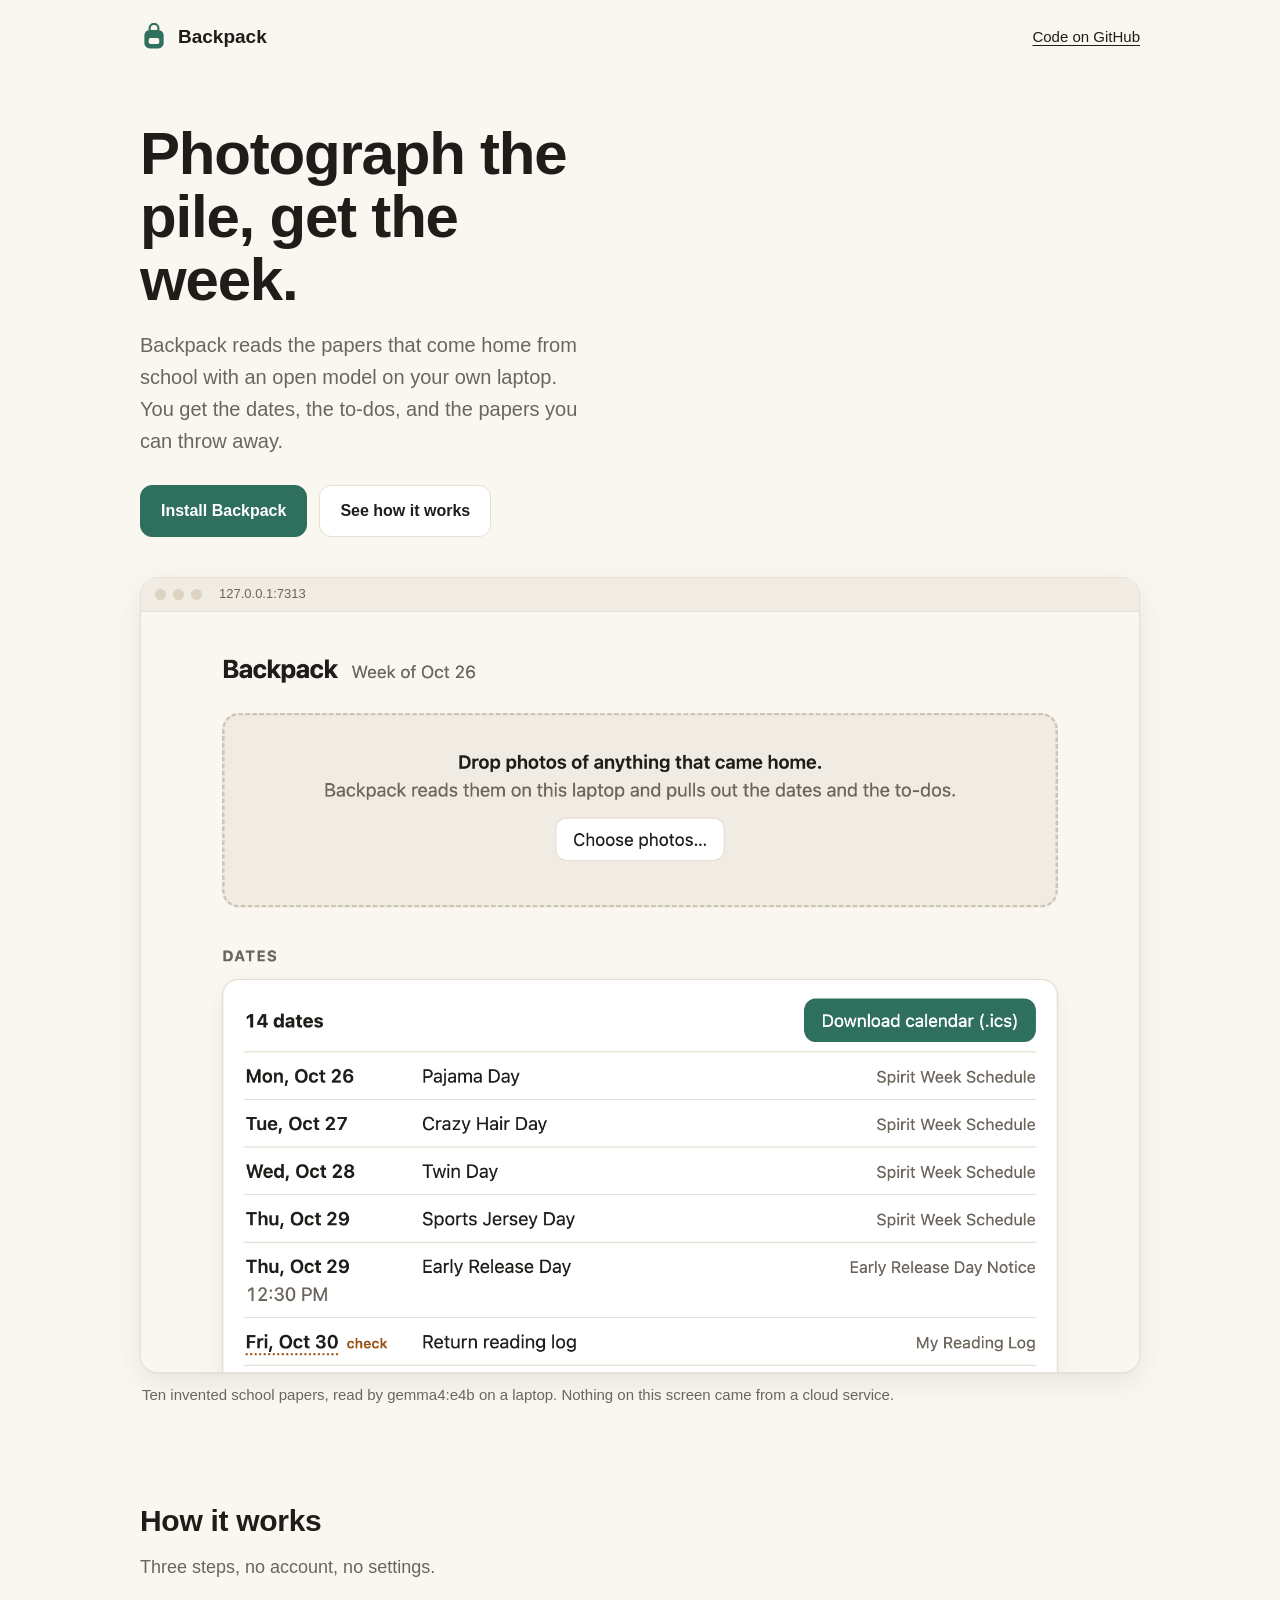
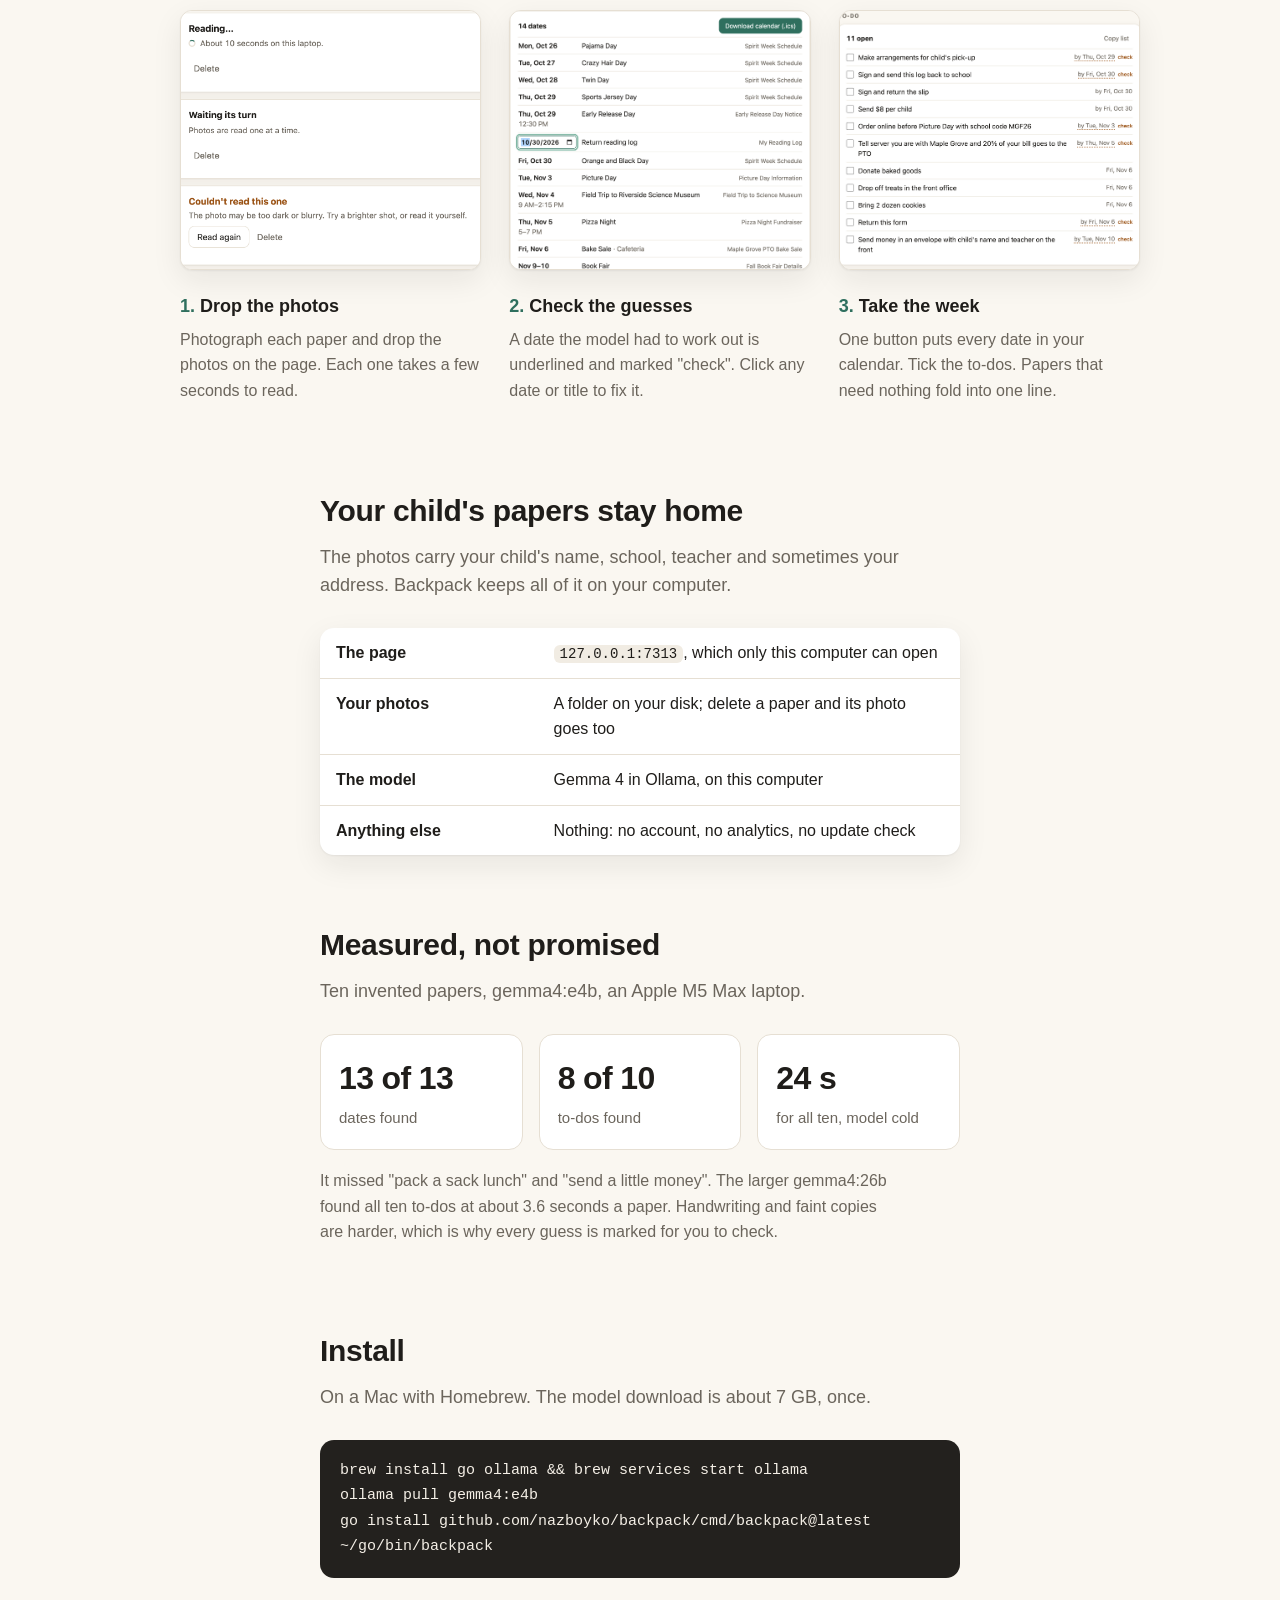
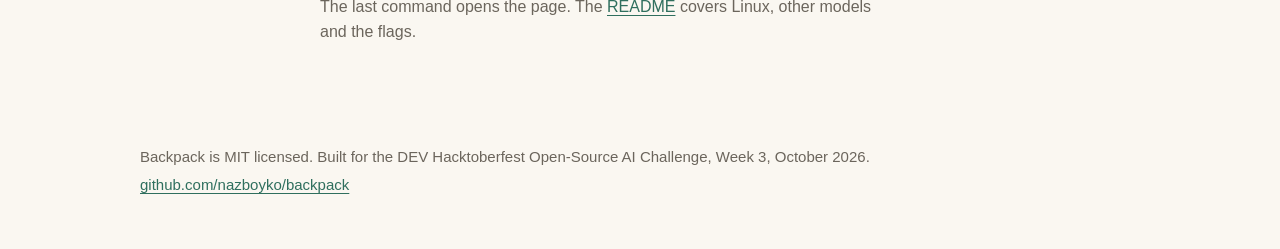
<file: docs/index.html>
<!doctype html>
<html lang="en">
<head>
<meta charset="utf-8">
<meta name="viewport" content="width=device-width, initial-scale=1">
<title>Backpack: photograph the pile, get the week</title>
<meta name="description" content="Backpack reads photos of the papers that come home from school with Gemma 4 on your own laptop and gives you the week: dates, to-dos and what you can throw away.">
<link rel="icon" href="icon.svg" type="image/svg+xml">
<style>
  :root {
    --paper: #faf7f1; --ink: #1f1d1a; --muted: #6b655c; --line: #e6dfd3;
    --card: #ffffff; --accent: #2f6f5e; --accent-dark: #275b4d; --soft: #f1ece3;
    --warn: #9a5214; --focus: #6fae98;
    --shadow: 0 1px 2px rgba(31, 29, 26, .06), 0 10px 30px rgba(31, 29, 26, .08);
  }
  * { box-sizing: border-box; }
  html { -webkit-text-size-adjust: 100%; }
  body {
    margin: 0; background: var(--paper); color: var(--ink);
    font: 17px/1.6 -apple-system, BlinkMacSystemFont, "Segoe UI", Roboto, sans-serif;
  }
  ::selection { background: #cfe3db; }
  a { color: var(--accent); text-underline-offset: 3px; }
  :focus-visible { outline: 3px solid var(--focus); outline-offset: 2px; border-radius: 4px; }
  .skip { position: absolute; left: -999px; top: 8px; background: var(--card); padding: 8px 12px; }
  .skip:focus { left: 8px; }
  .wrap { max-width: 1040px; margin: 0 auto; padding: 0 20px; }
  .narrow { max-width: 680px; }

  header.top { display: flex; align-items: center; gap: 10px; padding: 22px 0; }
  header.top img { width: 28px; height: 28px; }
  header.top span { font-weight: 700; font-size: 19px; }
  header.top a { margin-left: auto; color: var(--ink); font-size: 15px; }

  .hero { padding: 48px 0 32px; }
  .hero h1 { font-size: clamp(36px, 6vw, 60px); line-height: 1.05; letter-spacing: -.02em; margin: 0 0 18px; max-width: 14ch; }
  .hero p { font-size: 20px; color: var(--muted); max-width: 40ch; margin: 0 0 28px; }
  .actions { display: flex; flex-wrap: wrap; gap: 12px; align-items: center; }
  .button {
    display: inline-block; padding: 12px 20px; border-radius: 12px; text-decoration: none;
    font-weight: 600; font-size: 16px; border: 1px solid var(--line); color: var(--ink); background: var(--card);
  }
  .button.primary { background: var(--accent); border-color: var(--accent); color: #fff; }
  .button.primary:hover { background: var(--accent-dark); }
  .button:not(.primary):hover { background: var(--soft); }

  .shot {
    margin: 40px 0 0; background: var(--card); border: 1px solid var(--line); border-radius: 18px;
    box-shadow: var(--shadow); overflow: hidden;
  }
  .shot .bar { height: 34px; background: var(--soft); border-bottom: 1px solid var(--line); display: flex; align-items: center; gap: 7px; padding: 0 14px; }
  .shot .bar i { width: 11px; height: 11px; border-radius: 50%; background: #ddd3c3; }
  .shot .bar small { margin-left: 10px; color: var(--muted); font-size: 13px; }
  .shot img { display: block; width: 100%; height: min(760px, 120vw); object-fit: cover; object-position: top; }
  figcaption { color: var(--muted); font-size: 15px; padding: 10px 2px 0; }

  section { padding: 64px 0 8px; }
  h2 { font-size: 30px; letter-spacing: -.01em; margin: 0 0 14px; line-height: 1.2; }
  .lead { color: var(--muted); font-size: 18px; margin: 0 0 28px; max-width: 60ch; }

  .steps { display: grid; grid-template-columns: repeat(3, 1fr); gap: 28px; counter-reset: step; }
  .steps li { list-style: none; }
  .steps h3 { font-size: 18px; margin: 14px 0 6px; }
  .steps h3::before { counter-increment: step; content: counter(step) ". "; color: var(--accent); }
  .steps p { margin: 0; color: var(--muted); font-size: 16px; }
  .steps img { width: 100%; height: 260px; object-fit: cover; object-position: top; border-radius: 12px; border: 1px solid var(--line); box-shadow: var(--shadow); background: var(--card); }

  table { width: 100%; border-collapse: collapse; font-size: 16px; background: var(--card); border-radius: 14px; overflow: hidden; box-shadow: var(--shadow); }
  th, td { text-align: left; padding: 12px 16px; border-top: 1px solid var(--line); vertical-align: top; }
  th { width: 34%; font-weight: 600; }
  tr:first-child th, tr:first-child td { border-top: 0; }
  code { font: 14px ui-monospace, SFMono-Regular, Menlo, monospace; background: var(--soft); border-radius: 6px; padding: 1px 6px; }
  pre code { font: inherit; background: none; padding: 0; color: inherit; }

  .numbers { display: grid; grid-template-columns: repeat(3, 1fr); gap: 16px; margin: 0 0 18px; }
  .numbers div { background: var(--card); border: 1px solid var(--line); border-radius: 14px; padding: 18px; }
  .numbers b { display: block; font-size: 32px; letter-spacing: -.02em; font-variant-numeric: tabular-nums; }
  .numbers span { color: var(--muted); font-size: 15px; }
  .note { color: var(--muted); font-size: 16px; max-width: 64ch; }

  pre {
    background: #23211e; color: #f4efe6; border-radius: 14px; padding: 18px 20px; overflow-x: auto;
    font: 15px/1.7 ui-monospace, SFMono-Regular, Menlo, monospace; margin: 0 0 14px;
  }
  footer { padding: 72px 0 48px; color: var(--muted); font-size: 15px; }
  footer p { margin: 4px 0; }

  @media (max-width: 760px) {
    .steps, .numbers { grid-template-columns: 1fr; }
    .steps img { height: auto; }
    th { width: auto; display: block; border-bottom: 0; padding-bottom: 0; }
    td { display: block; border-top: 0; padding-top: 2px; }
    .hero { padding-top: 24px; }
  }
  @media (prefers-reduced-motion: reduce) { * { transition: none !important; } }
</style>
</head>
<body>
<a class="skip" href="#main">Skip to the page</a>
<div class="wrap">
  <header class="top">
    <img src="icon.svg" alt="">
    <span>Backpack</span>
    <a href="https://github.com/nazboyko/backpack">Code on GitHub</a>
  </header>
</div>

<main id="main">
  <div class="wrap">
    <div class="hero">
      <h1>Photograph the pile, get the week.</h1>
      <p>Backpack reads the papers that come home from school with an open model on your own laptop. You get the dates, the to-dos, and the papers you can throw away.</p>
      <div class="actions">
        <a class="button primary" href="https://github.com/nazboyko/backpack#install">Install Backpack</a>
        <a class="button" href="#how">See how it works</a>
      </div>
      <figure class="shot">
        <div class="bar" aria-hidden="true"><i></i><i></i><i></i><small>127.0.0.1:7313</small></div>
        <img src="img/week.png" width="1720" height="3600" alt="The Backpack page after reading ten school papers: 14 dates from spirit week to parent-teacher conferences with a Download calendar button, then 11 open to-dos such as sign and return the slip by Friday, Oct 30.">
      </figure>
      <figcaption>Ten invented school papers, read by gemma4:e4b on a laptop. Nothing on this screen came from a cloud service.</figcaption>
    </div>
  </div>

  <section id="how">
    <div class="wrap">
      <h2>How it works</h2>
      <p class="lead">Three steps, no account, no settings.</p>
      <ol class="steps">
        <li>
          <img src="img/step-drop.png" alt="Papers being read one at a time: one card says Reading, about 10 seconds on this laptop; another waits its turn; one could not be read and offers Read again." loading="lazy">
          <h3>Drop the photos</h3>
          <p>Photograph each paper and drop the photos on the page. Each one takes a few seconds to read.</p>
        </li>
        <li>
          <img src="img/edit-date.png" alt="The list of dates with one date open for editing in a date field." loading="lazy">
          <h3>Check the guesses</h3>
          <p>A date the model had to work out is underlined and marked "check". Click any date or title to fix it.</p>
        </li>
        <li>
          <img src="img/step-todo.png" alt="Eleven open to-dos, each with its due date; the ones the model had to work out are underlined and marked check." loading="lazy">
          <h3>Take the week</h3>
          <p>One button puts every date in your calendar. Tick the to-dos. Papers that need nothing fold into one line.</p>
        </li>
      </ol>
    </div>
  </section>

  <section>
    <div class="wrap narrow">
      <h2>Your child's papers stay home</h2>
      <p class="lead">The photos carry your child's name, school, teacher and sometimes your address. Backpack keeps all of it on your computer.</p>
      <table>
        <tr><th scope="row">The page</th><td><code>127.0.0.1:7313</code>, which only this computer can open</td></tr>
        <tr><th scope="row">Your photos</th><td>A folder on your disk; delete a paper and its photo goes too</td></tr>
        <tr><th scope="row">The model</th><td>Gemma 4 in Ollama, on this computer</td></tr>
        <tr><th scope="row">Anything else</th><td>Nothing: no account, no analytics, no update check</td></tr>
      </table>
    </div>
  </section>

  <section>
    <div class="wrap narrow">
      <h2>Measured, not promised</h2>
      <p class="lead">Ten invented papers, gemma4:e4b, an Apple M5 Max laptop.</p>
      <div class="numbers">
        <div><b>13 of 13</b><span>dates found</span></div>
        <div><b>8 of 10</b><span>to-dos found</span></div>
        <div><b>24 s</b><span>for all ten, model cold</span></div>
      </div>
      <p class="note">It missed "pack a sack lunch" and "send a little money". The larger gemma4:26b found all ten to-dos at about 3.6 seconds a paper. Handwriting and faint copies are harder, which is why every guess is marked for you to check.</p>
    </div>
  </section>

  <section>
    <div class="wrap narrow">
      <h2>Install</h2>
      <p class="lead">On a Mac with Homebrew. The model download is about 7 GB, once.</p>
      <pre><code>brew install go ollama &amp;&amp; brew services start ollama
ollama pull gemma4:e4b
go install github.com/nazboyko/backpack/cmd/backpack@latest
~/go/bin/backpack</code></pre>
      <p class="note">The last command opens the page. The <a href="https://github.com/nazboyko/backpack">README</a> covers Linux, other models and the flags.</p>
    </div>
  </section>
</main>

<footer>
  <div class="wrap">
    <p>Backpack is MIT licensed. Built for the DEV Hacktoberfest Open-Source AI Challenge, Week 3, October 2026.</p>
    <p><a href="https://github.com/nazboyko/backpack">github.com/nazboyko/backpack</a></p>
  </div>
</footer>
</body>
</html>
</file>
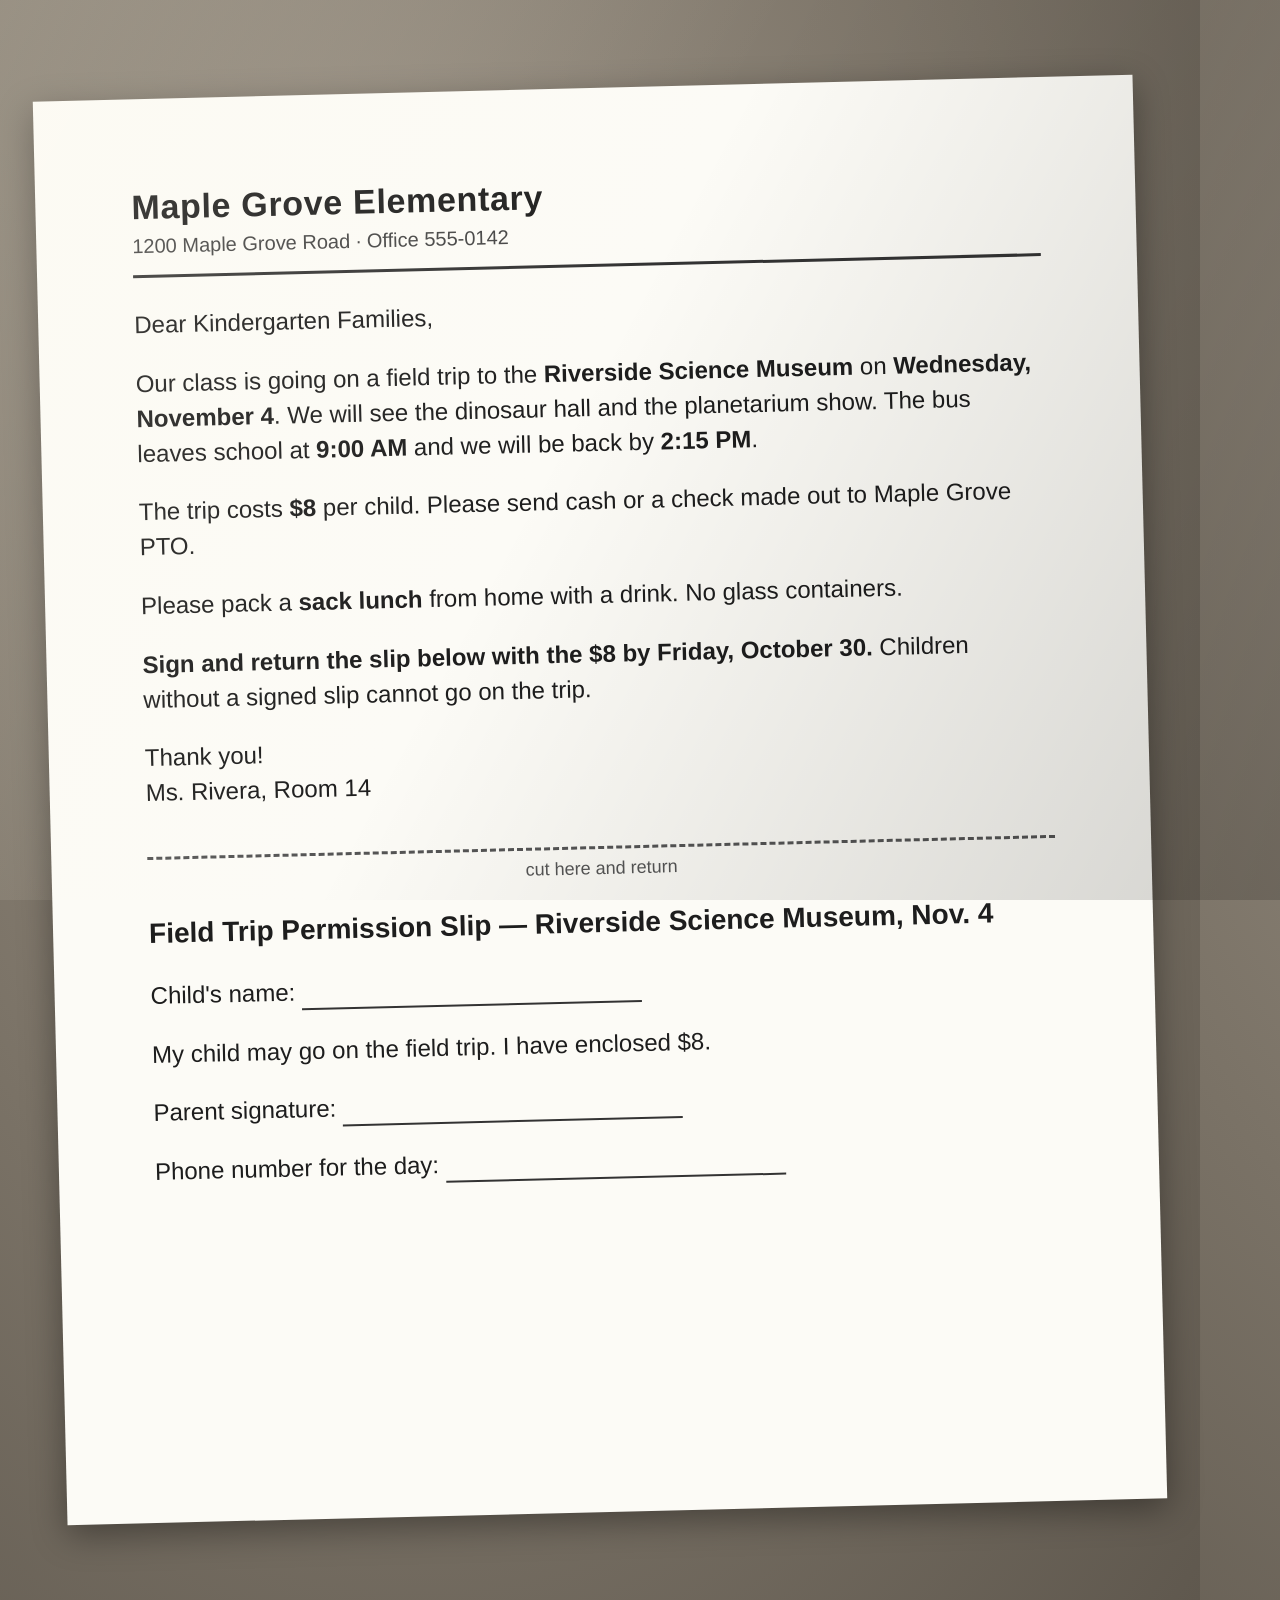
<file: testdata/papers/html/01-field-trip.html>
<!doctype html>
<html lang="en"><head><meta charset="utf-8"><link rel="stylesheet" href="paper.css"></head>
<body>
<div class="paper" style="--tilt:-1.4deg">
  <div class="letterhead">
    <div class="school">Maple Grove Elementary</div>
    <div class="addr">1200 Maple Grove Road &middot; Office 555-0142</div>
  </div>
  <p>Dear Kindergarten Families,</p>
  <p>Our class is going on a field trip to the <b>Riverside Science Museum</b> on
  <b>Wednesday, November 4</b>. We will see the dinosaur hall and the planetarium
  show. The bus leaves school at <b>9:00 AM</b> and we will be back by <b>2:15 PM</b>.</p>
  <p>The trip costs <b>$8</b> per child. Please send cash or a check made out to
  Maple Grove PTO.</p>
  <p>Please pack a <b>sack lunch</b> from home with a drink. No glass containers.</p>
  <p><b>Sign and return the slip below with the $8 by Friday, October 30.</b>
  Children without a signed slip cannot go on the trip.</p>
  <p>Thank you!<br>Ms. Rivera, Room 14</p>
  <div class="cut">cut here and return</div>
  <h1 style="font-size:28px">Field Trip Permission Slip &mdash; Riverside Science Museum, Nov. 4</h1>
  <p>Child's name: <span class="line"></span></p>
  <p>My child may go on the field trip. I have enclosed $8.</p>
  <p>Parent signature: <span class="line"></span></p>
  <p>Phone number for the day: <span class="line"></span></p>
</div>
<div class="light"></div>
</body></html>
</file>
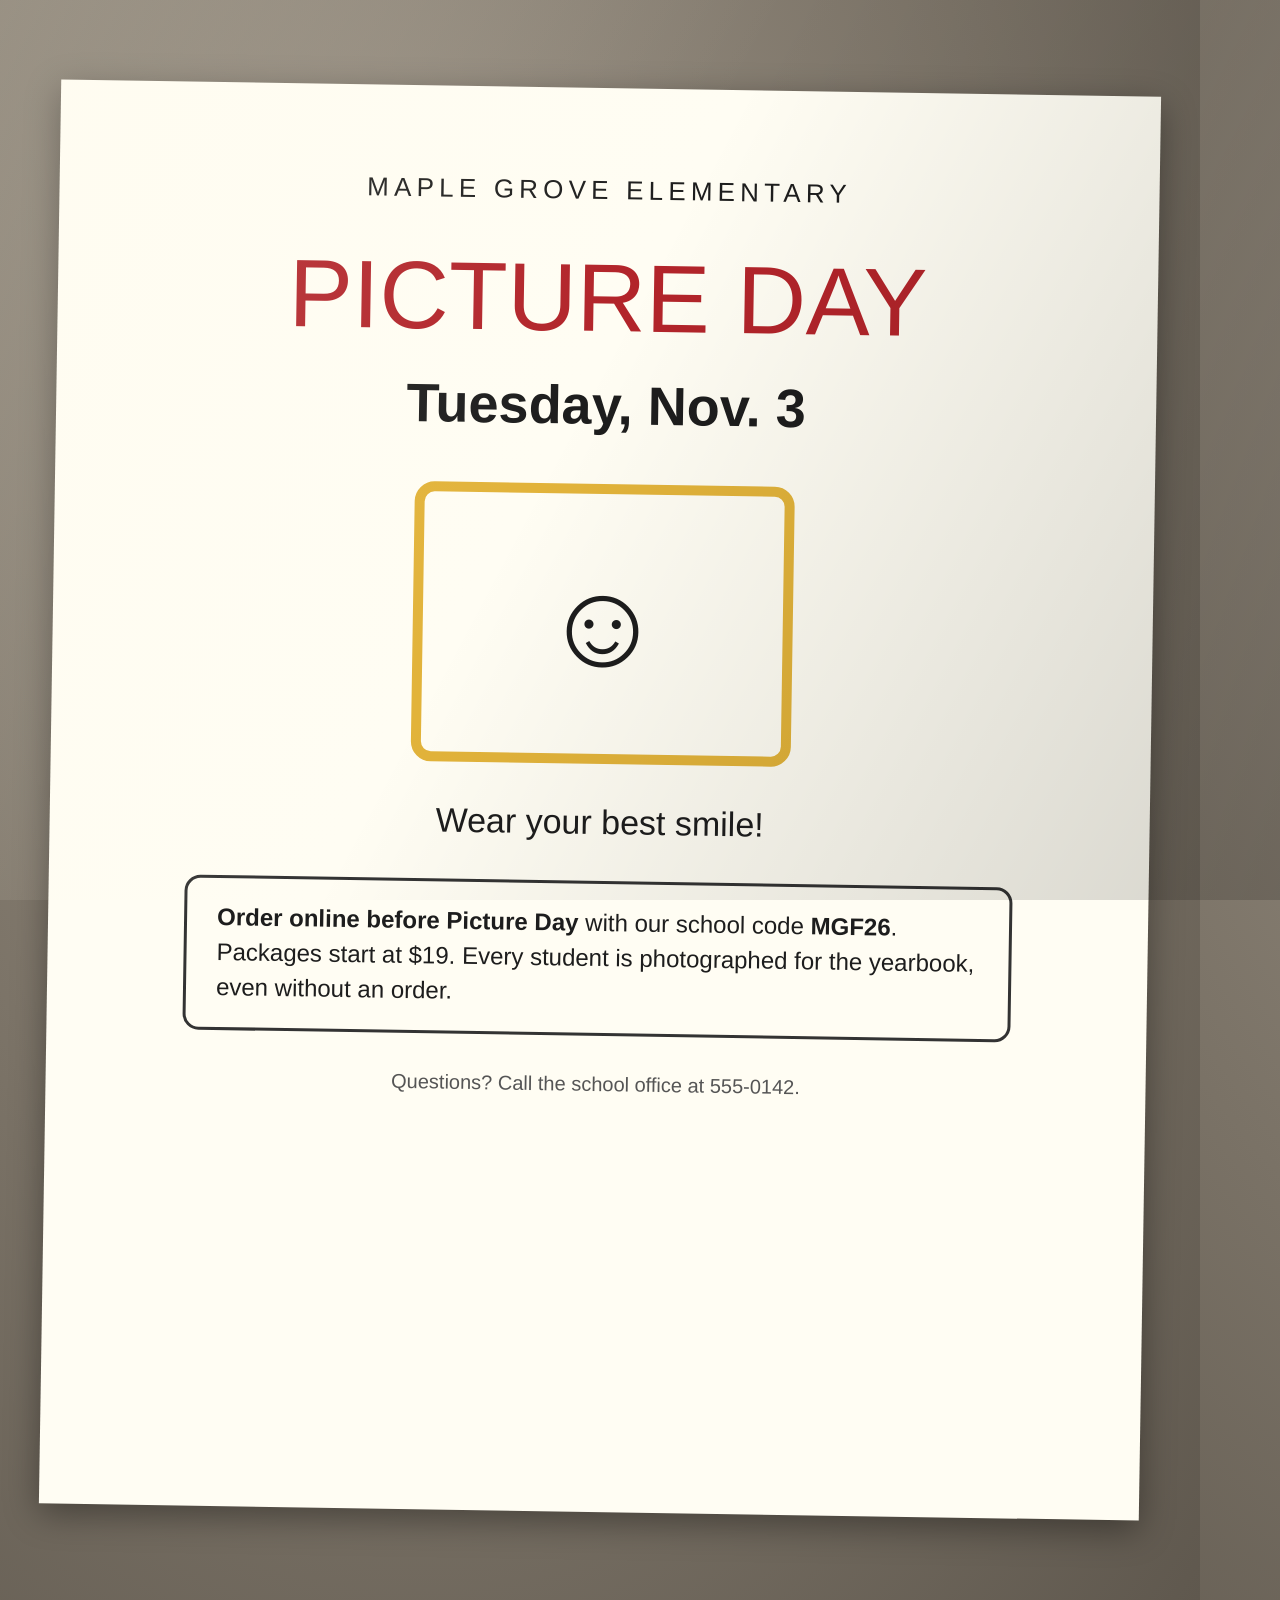
<file: testdata/papers/html/02-picture-day.html>
<!doctype html>
<html lang="en"><head><meta charset="utf-8"><link rel="stylesheet" href="paper.css">
<style>
  .paper { text-align: center; background: #fffdf3; }
  .big { font-family: "Arial Black", Impact, sans-serif; font-size: 96px; line-height: 1; margin: 40px 0 10px; color: #b2242a; }
  .date { font-size: 54px; font-weight: bold; margin: 20px 0 40px; }
  .frame { margin: 30px auto; width: 360px; height: 260px; border: 10px solid #e2b33a; border-radius: 20px;
    display: flex; align-items: center; justify-content: center; font-size: 120px; }
  .box { border: 3px solid #333; border-radius: 16px; padding: 22px 30px; margin: 34px 40px; text-align: left; }
</style></head>
<body>
<div class="paper" style="--tilt:0.9deg">
  <div style="font-size:26px;letter-spacing:.2em">MAPLE GROVE ELEMENTARY</div>
  <div class="big">PICTURE DAY</div>
  <div class="date">Tuesday, Nov. 3</div>
  <div class="frame">&#9786;</div>
  <p style="font-size:34px">Wear your best smile!</p>
  <div class="box">
    <b>Order online before Picture Day</b> with our school code <b>MGF26</b>.<br>
    Packages start at $19. Every student is photographed for the yearbook,
    even without an order.
  </div>
  <p style="font-size:20px;color:#555">Questions? Call the school office at 555-0142.</p>
</div>
<div class="light"></div>
</body></html>
</file>
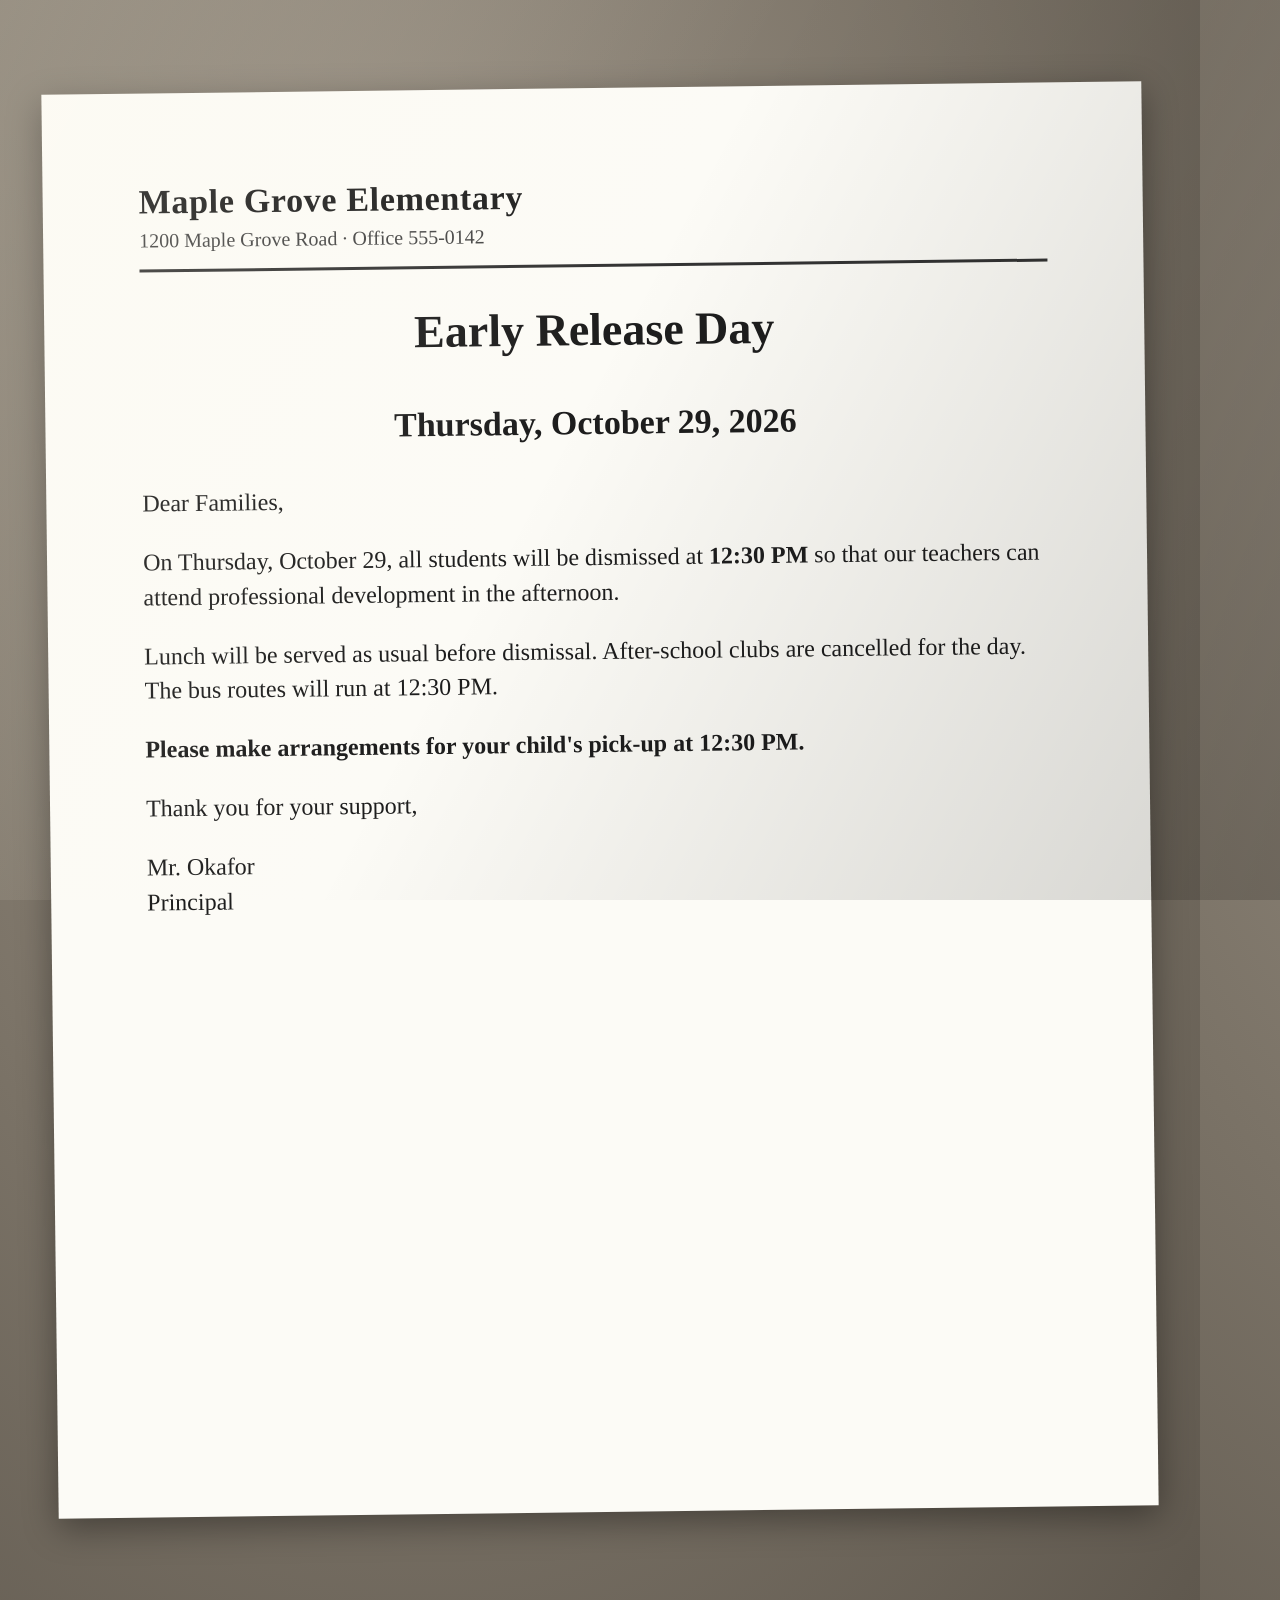
<file: testdata/papers/html/03-early-release.html>
<!doctype html>
<html lang="en"><head><meta charset="utf-8"><link rel="stylesheet" href="paper.css">
<style> .paper { font-family: Georgia, "Times New Roman", serif; } h1 { font-size: 46px; text-align: center; } </style>
</head>
<body>
<div class="paper" style="--tilt:-0.7deg">
  <div class="letterhead">
    <div class="school">Maple Grove Elementary</div>
    <div class="addr">1200 Maple Grove Road &middot; Office 555-0142</div>
  </div>
  <h1>Early Release Day</h1>
  <p style="text-align:center;font-size:34px"><b>Thursday, October 29, 2026</b></p>
  <p>Dear Families,</p>
  <p>On Thursday, October 29, all students will be dismissed at <b>12:30 PM</b> so
  that our teachers can attend professional development in the afternoon.</p>
  <p>Lunch will be served as usual before dismissal. After-school clubs are
  cancelled for the day. The bus routes will run at 12:30 PM.</p>
  <p><b>Please make arrangements for your child's pick-up at 12:30 PM.</b></p>
  <p>Thank you for your support,</p>
  <p>Mr. Okafor<br>Principal</p>
</div>
<div class="light"></div>
</body></html>
</file>
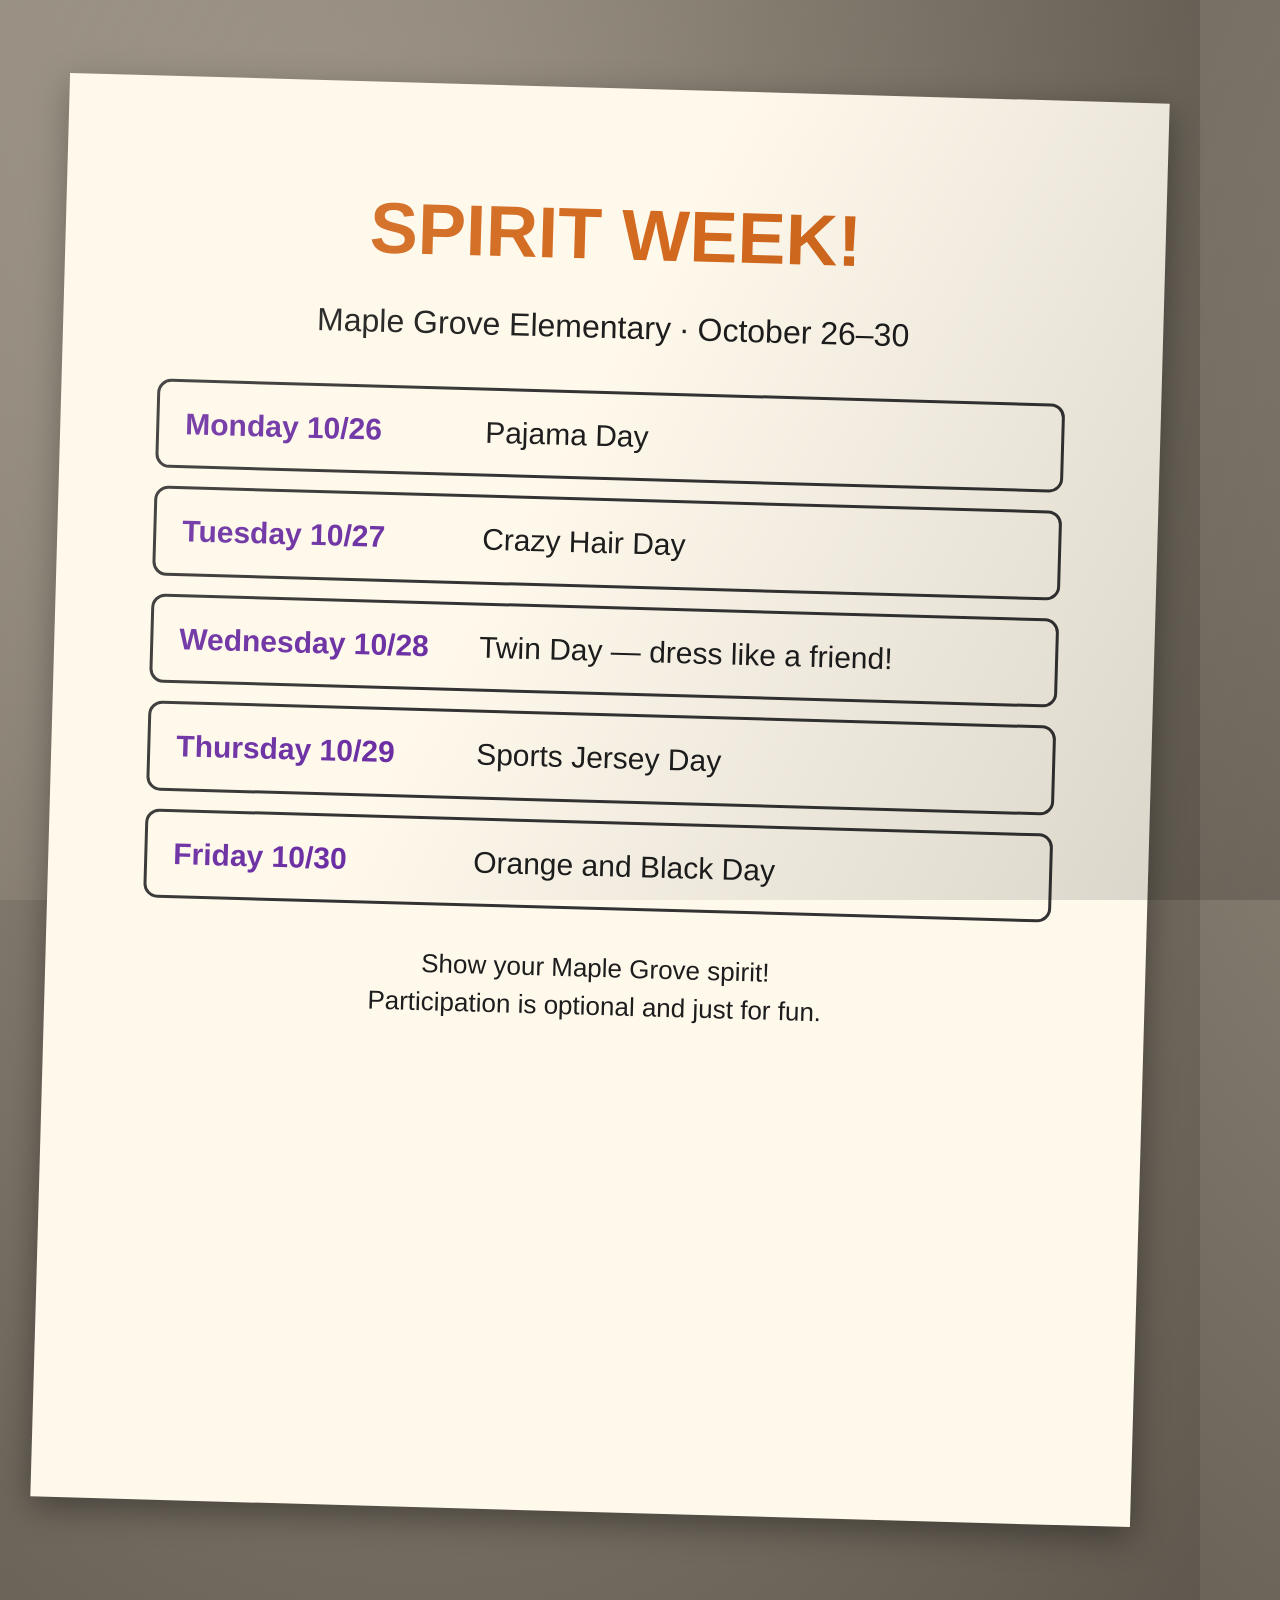
<file: testdata/papers/html/04-spirit-week.html>
<!doctype html>
<html lang="en"><head><meta charset="utf-8"><link rel="stylesheet" href="paper.css">
<style>
  .paper { font-family: "Chalkboard SE", "Comic Sans MS", sans-serif; background: #fff9ec; }
  h1 { font-size: 72px; text-align: center; color: #d2691e; margin-top: 10px; }
  .sub { text-align: center; font-size: 32px; margin-bottom: 40px; }
  .day { display: grid; grid-template-columns: 300px 1fr; border: 3px solid #333; border-radius: 14px;
    margin: 18px 0; padding: 20px 26px; font-size: 30px; }
  .day b { color: #6b2fa3; }
</style></head>
<body>
<div class="paper" style="--tilt:1.6deg">
  <h1>SPIRIT WEEK!</h1>
  <div class="sub">Maple Grove Elementary &middot; October 26&ndash;30</div>
  <div class="day"><b>Monday 10/26</b><span>Pajama Day</span></div>
  <div class="day"><b>Tuesday 10/27</b><span>Crazy Hair Day</span></div>
  <div class="day"><b>Wednesday 10/28</b><span>Twin Day &mdash; dress like a friend!</span></div>
  <div class="day"><b>Thursday 10/29</b><span>Sports Jersey Day</span></div>
  <div class="day"><b>Friday 10/30</b><span>Orange and Black Day</span></div>
  <p style="text-align:center;font-size:26px;margin-top:40px">Show your Maple Grove spirit!<br>Participation is optional and just for fun.</p>
</div>
<div class="light"></div>
</body></html>
</file>
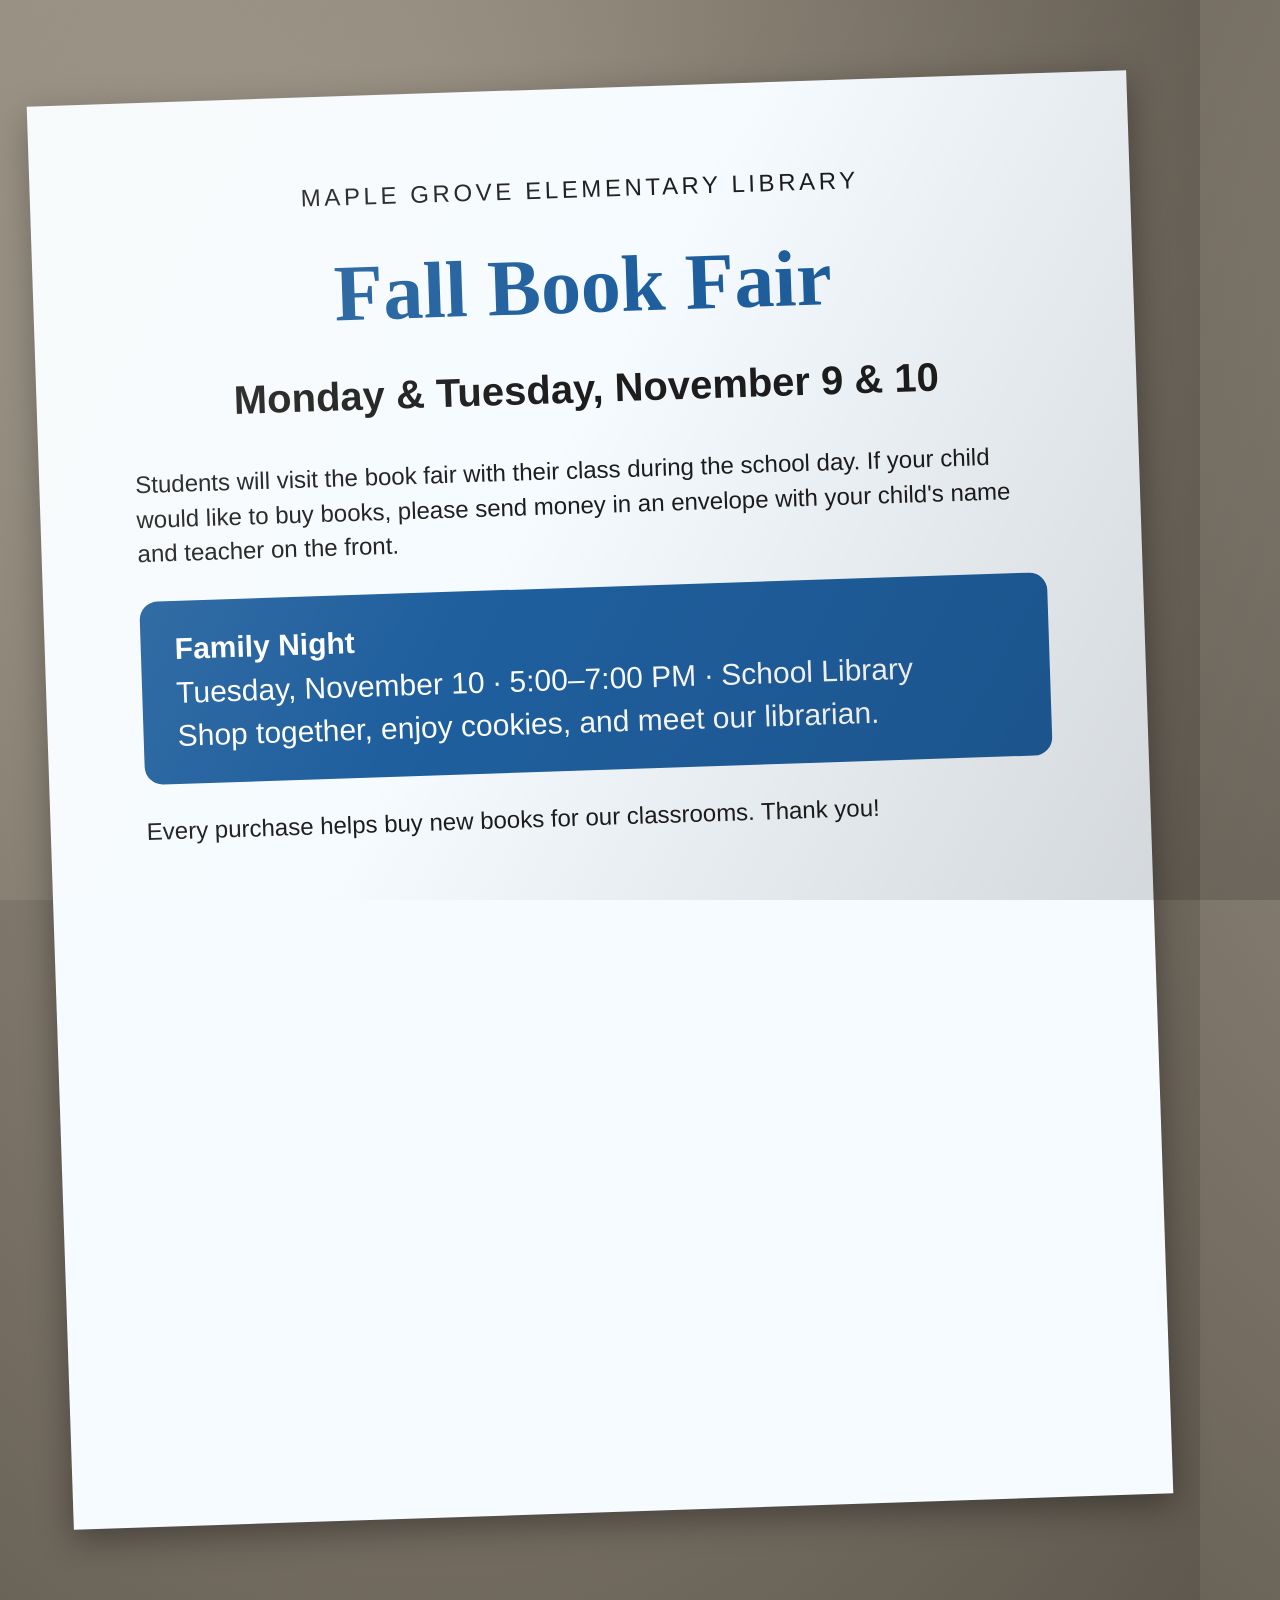
<file: testdata/papers/html/05-book-fair.html>
<!doctype html>
<html lang="en"><head><meta charset="utf-8"><link rel="stylesheet" href="paper.css">
<style>
  .paper { background: #f6fbff; }
  h1 { font-size: 80px; color: #1f5f9e; text-align: center; margin: 20px 0 0; font-family: Georgia, serif; }
  .when { text-align: center; font-size: 40px; font-weight: bold; margin: 16px 0 36px; }
  .family { background: #1f5f9e; color: #fff; border-radius: 18px; padding: 26px 34px; margin: 30px 0; font-size: 30px; }
</style></head>
<body>
<div class="paper" style="--tilt:-1.9deg">
  <div style="text-align:center;font-size:24px;letter-spacing:.15em">MAPLE GROVE ELEMENTARY LIBRARY</div>
  <h1>Fall Book Fair</h1>
  <div class="when">Monday &amp; Tuesday, November 9 &amp; 10</div>
  <p>Students will visit the book fair with their class during the school day.
  If your child would like to buy books, please send money in an envelope
  with your child's name and teacher on the front.</p>
  <div class="family">
    <b>Family Night</b><br>
    Tuesday, November 10 &middot; 5:00&ndash;7:00 PM &middot; School Library<br>
    Shop together, enjoy cookies, and meet our librarian.
  </div>
  <p>Every purchase helps buy new books for our classrooms. Thank you!</p>
</div>
<div class="light"></div>
</body></html>
</file>
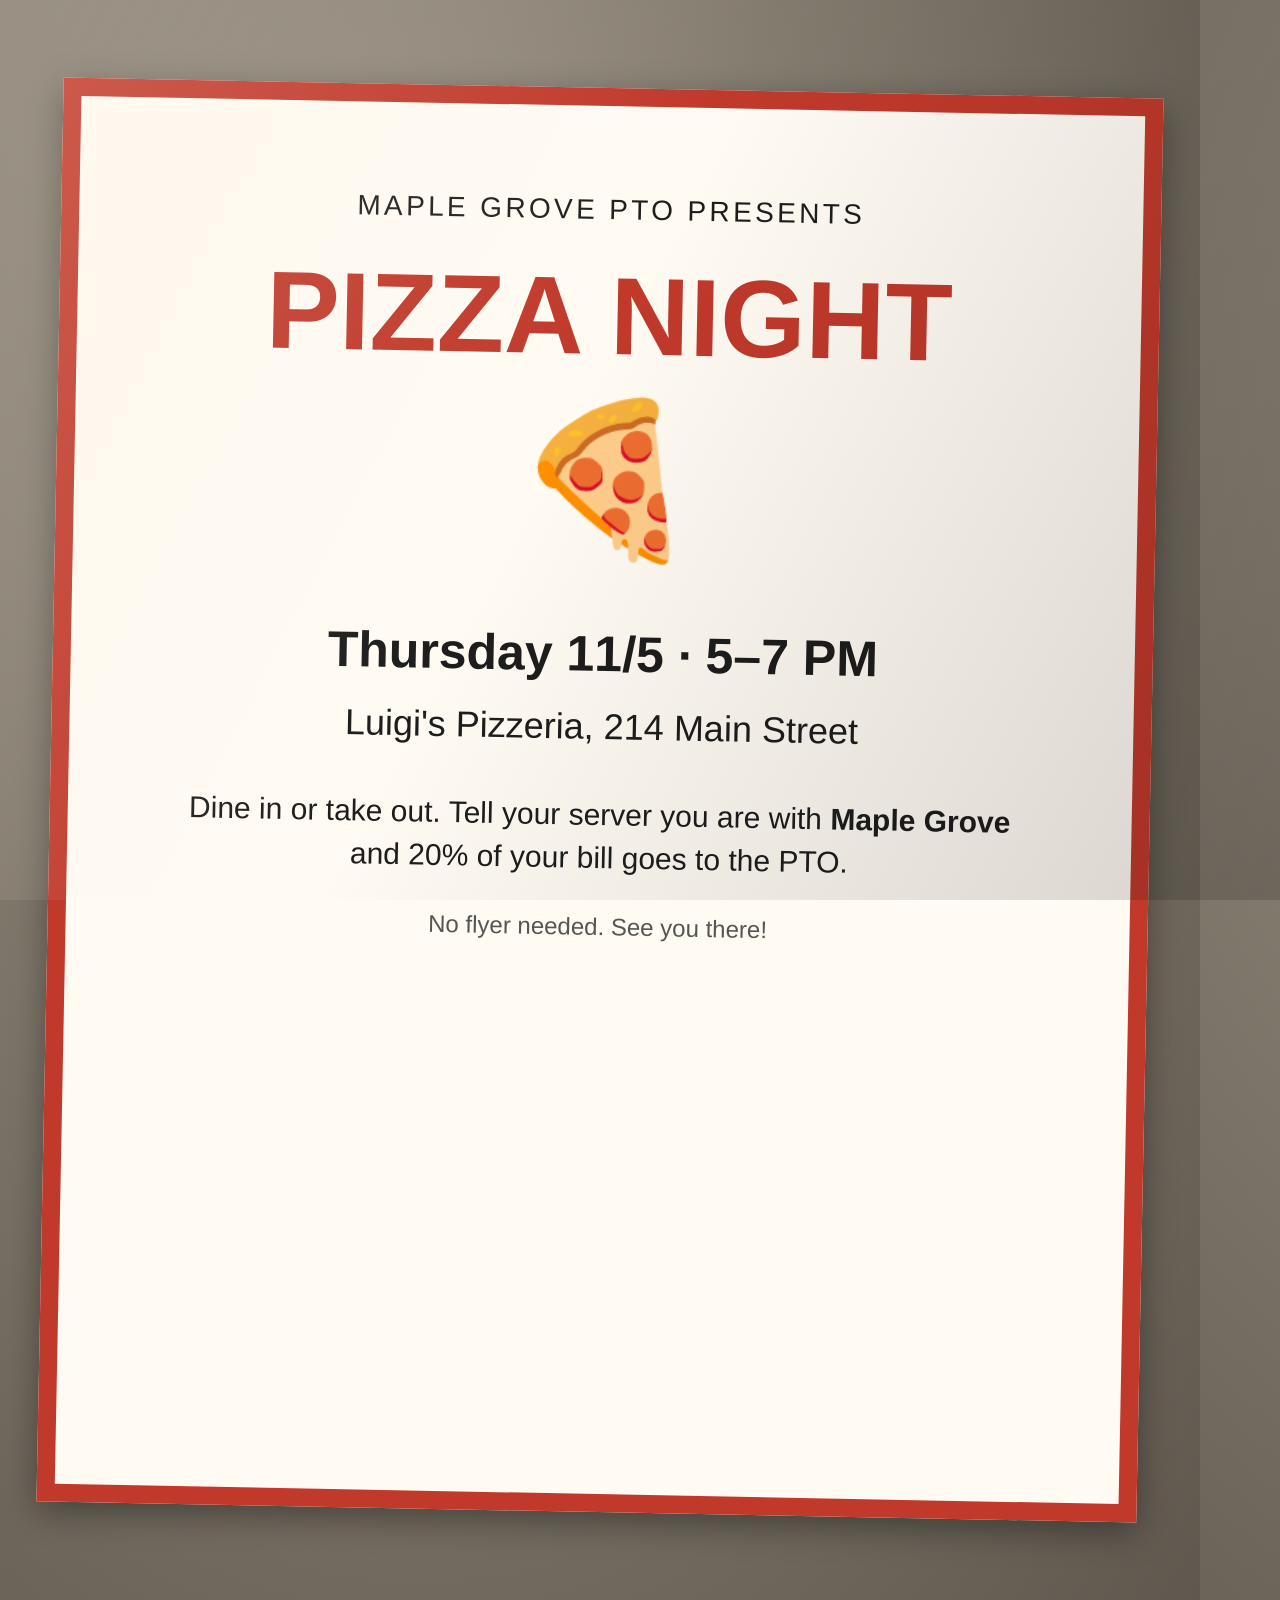
<file: testdata/papers/html/06-pizza-night.html>
<!doctype html>
<html lang="en"><head><meta charset="utf-8"><link rel="stylesheet" href="paper.css">
<style>
  .paper { background: #fffaf2; text-align: center; border: 18px solid #c0392b; }
  h1 { font-family: "Marker Felt", "Arial Black", sans-serif; font-size: 110px; color: #c0392b; margin: 30px 0 0; line-height: 1; }
  .when { font-size: 50px; font-weight: bold; margin: 30px 0 10px; }
  .where { font-size: 36px; margin-bottom: 40px; }
  .slice { font-size: 150px; }
</style></head>
<body>
<div class="paper" style="--tilt:1.1deg">
  <div style="font-size:28px;letter-spacing:.12em">MAPLE GROVE PTO PRESENTS</div>
  <h1>PIZZA NIGHT</h1>
  <div class="slice">&#127829;</div>
  <div class="when">Thursday 11/5 &middot; 5&ndash;7 PM</div>
  <div class="where">Luigi's Pizzeria, 214 Main Street</div>
  <p style="font-size:30px">Dine in or take out. Tell your server you are with
  <b>Maple Grove</b> and 20% of your bill goes to the PTO.</p>
  <p style="font-size:24px;color:#555">No flyer needed. See you there!</p>
</div>
<div class="light"></div>
</body></html>
</file>
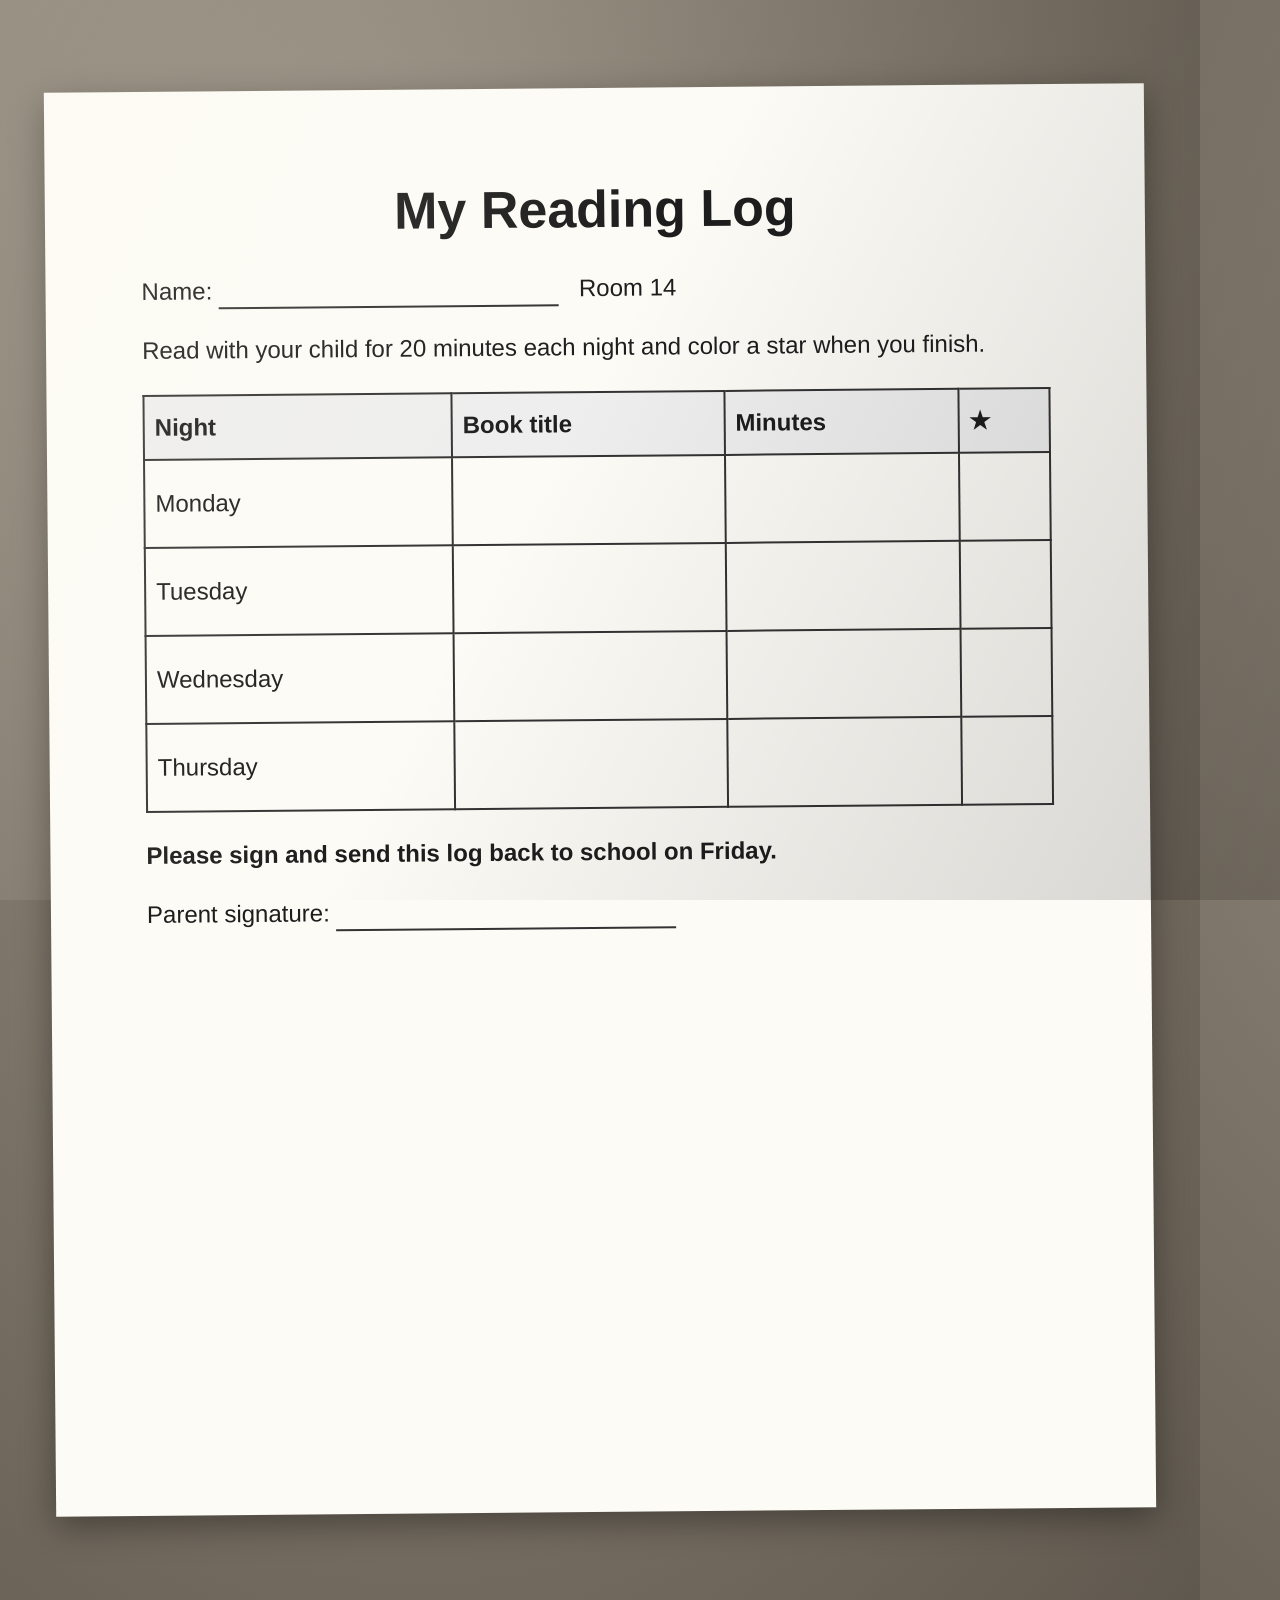
<file: testdata/papers/html/07-reading-log.html>
<!doctype html>
<html lang="en"><head><meta charset="utf-8"><link rel="stylesheet" href="paper.css">
<style>
  h1 { font-size: 52px; text-align: center; }
  table { width: 100%; border-collapse: collapse; margin: 26px 0; font-size: 24px; }
  td, th { border: 2px solid #333; height: 74px; padding: 6px 10px; text-align: left; }
  th { background: #eee; height: 50px; }
</style></head>
<body>
<div class="paper" style="--tilt:-0.5deg">
  <h1>My Reading Log</h1>
  <p>Name: <span class="line"></span> &nbsp; Room 14</p>
  <p>Read with your child for 20 minutes each night and color a star when you finish.</p>
  <table>
    <tr><th>Night</th><th>Book title</th><th>Minutes</th><th>&#9733;</th></tr>
    <tr><td>Monday</td><td></td><td></td><td></td></tr>
    <tr><td>Tuesday</td><td></td><td></td><td></td></tr>
    <tr><td>Wednesday</td><td></td><td></td><td></td></tr>
    <tr><td>Thursday</td><td></td><td></td><td></td></tr>
  </table>
  <p><b>Please sign and send this log back to school on Friday.</b></p>
  <p>Parent signature: <span class="line"></span></p>
</div>
<div class="light"></div>
</body></html>
</file>
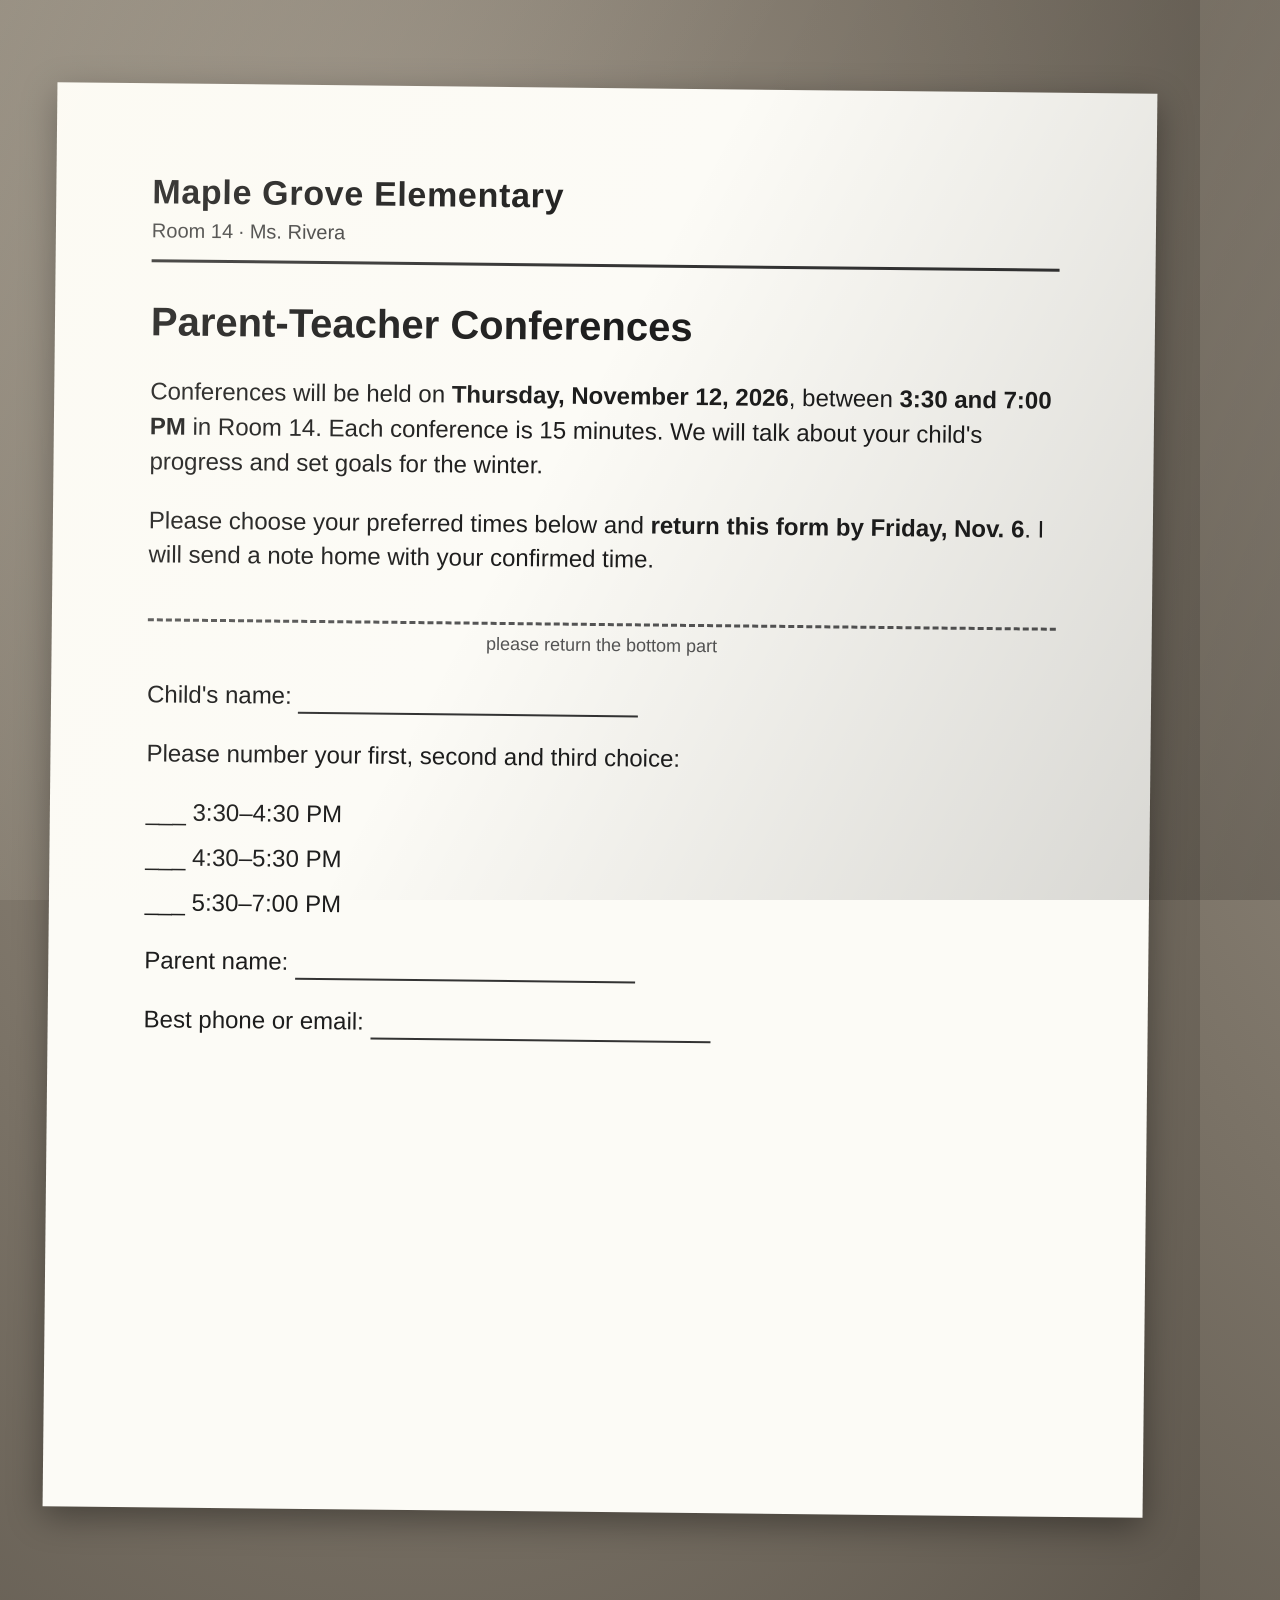
<file: testdata/papers/html/08-conferences.html>
<!doctype html>
<html lang="en"><head><meta charset="utf-8"><link rel="stylesheet" href="paper.css">
<style> h1 { font-size: 40px; } .slot { margin: 10px 0; font-size: 24px; } </style>
</head>
<body>
<div class="paper" style="--tilt:0.6deg">
  <div class="letterhead">
    <div class="school">Maple Grove Elementary</div>
    <div class="addr">Room 14 &middot; Ms. Rivera</div>
  </div>
  <h1>Parent-Teacher Conferences</h1>
  <p>Conferences will be held on <b>Thursday, November 12, 2026</b>, between
  <b>3:30 and 7:00 PM</b> in Room 14. Each conference is 15 minutes. We will
  talk about your child's progress and set goals for the winter.</p>
  <p>Please choose your preferred times below and <b>return this form by
  Friday, Nov. 6</b>. I will send a note home with your confirmed time.</p>
  <div class="cut">please return the bottom part</div>
  <p>Child's name: <span class="line"></span></p>
  <p>Please number your first, second and third choice:</p>
  <div class="slot">___ 3:30&ndash;4:30 PM</div>
  <div class="slot">___ 4:30&ndash;5:30 PM</div>
  <div class="slot">___ 5:30&ndash;7:00 PM</div>
  <p>Parent name: <span class="line"></span></p>
  <p>Best phone or email: <span class="line"></span></p>
</div>
<div class="light"></div>
</body></html>
</file>
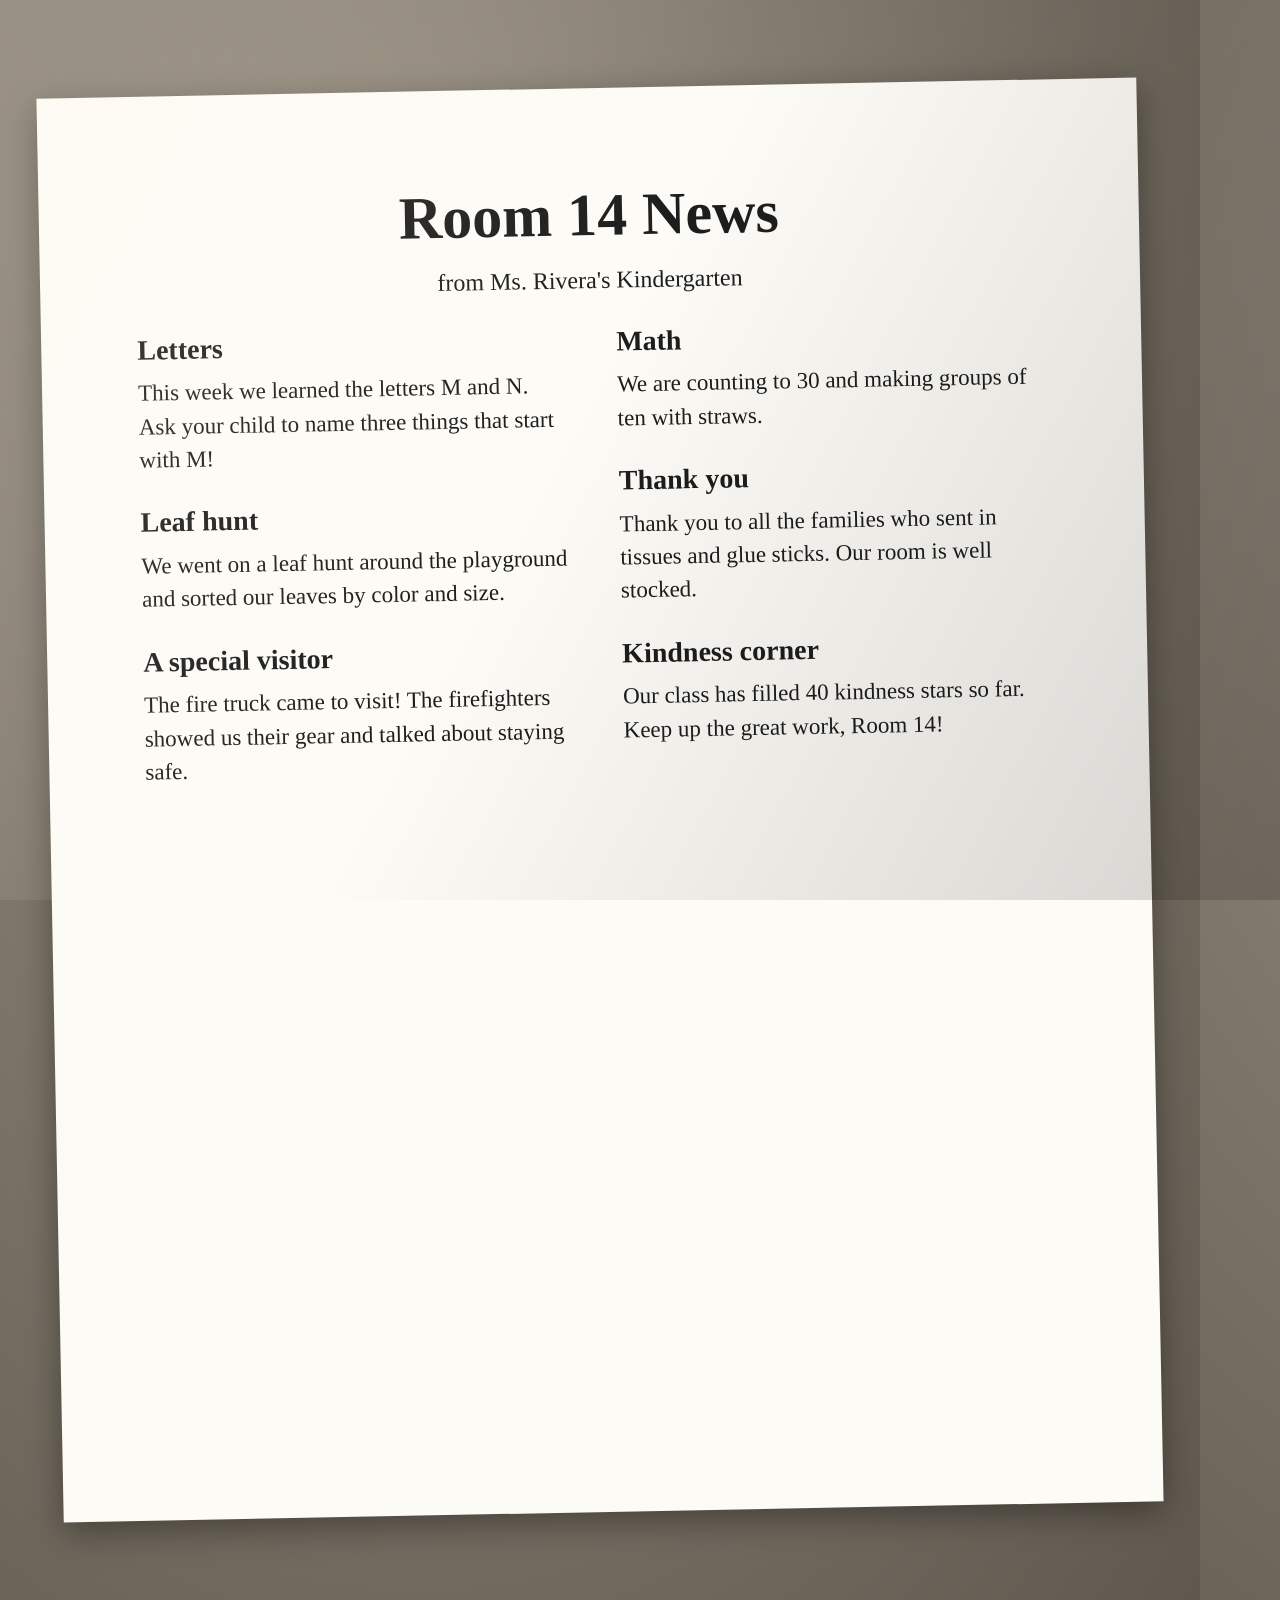
<file: testdata/papers/html/09-newsletter.html>
<!doctype html>
<html lang="en"><head><meta charset="utf-8"><link rel="stylesheet" href="paper.css">
<style>
  .paper { font-family: "American Typewriter", Georgia, serif; }
  h1 { font-size: 60px; text-align: center; margin-bottom: 4px; }
  .cols { columns: 2; column-gap: 50px; font-size: 23px; }
  h2 { font-size: 28px; margin: 0 0 6px; }
  .cols div { break-inside: avoid; margin-bottom: 26px; }
</style></head>
<body>
<div class="paper" style="--tilt:-1.1deg">
  <h1>Room 14 News</h1>
  <p style="text-align:center;margin-top:0">from Ms. Rivera's Kindergarten</p>
  <div class="cols">
    <div><h2>Letters</h2>This week we learned the letters M and N. Ask your
    child to name three things that start with M!</div>
    <div><h2>Leaf hunt</h2>We went on a leaf hunt around the playground and sorted
    our leaves by color and size.</div>
    <div><h2>A special visitor</h2>The fire truck came to visit! The firefighters
    showed us their gear and talked about staying safe.</div>
    <div><h2>Math</h2>We are counting to 30 and making groups of ten with
    straws.</div>
    <div><h2>Thank you</h2>Thank you to all the families who sent in tissues
    and glue sticks. Our room is well stocked.</div>
    <div><h2>Kindness corner</h2>Our class has filled 40 kindness stars so far.
    Keep up the great work, Room 14!</div>
  </div>
</div>
<div class="light"></div>
</body></html>
</file>
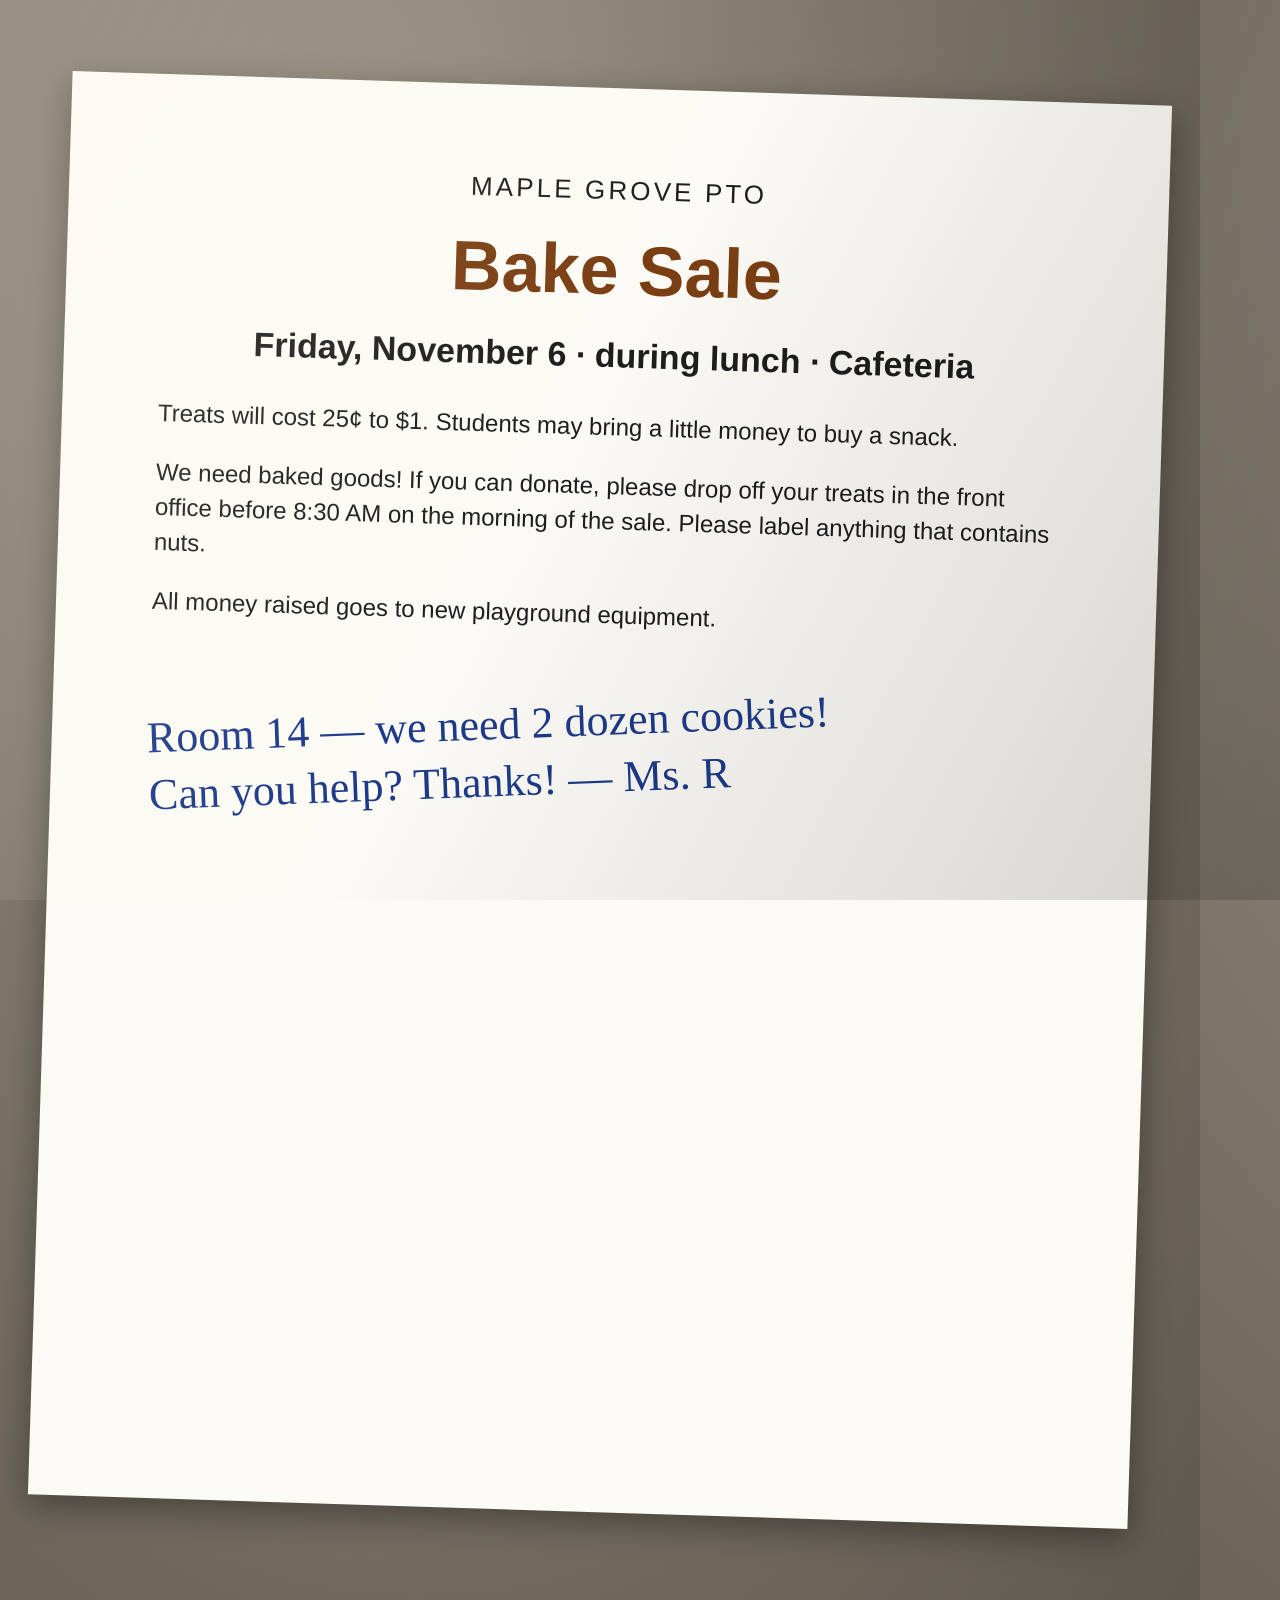
<file: testdata/papers/html/10-bake-sale.html>
<!doctype html>
<html lang="en"><head><meta charset="utf-8"><link rel="stylesheet" href="paper.css">
<style>
  .paper { background: #fbfaf4; }
  h1 { font-size: 70px; text-align: center; color: #7a3e12; margin: 10px 0; }
  .when { text-align: center; font-size: 34px; font-weight: bold; margin-bottom: 30px; }
  .note { margin-top: 60px; font-size: 44px; transform: rotate(-4deg); line-height: 1.3; }
</style></head>
<body>
<div class="paper" style="--tilt:1.8deg">
  <div style="text-align:center;font-size:26px;letter-spacing:.12em">MAPLE GROVE PTO</div>
  <h1>Bake Sale</h1>
  <div class="when">Friday, November 6 &middot; during lunch &middot; Cafeteria</div>
  <p>Treats will cost 25&cent; to $1. Students may bring a little money to buy
  a snack.</p>
  <p>We need baked goods! If you can donate, please drop off your treats in the
  front office before 8:30 AM on the morning of the sale. Please label
  anything that contains nuts.</p>
  <p>All money raised goes to new playground equipment.</p>
  <div class="note hand">Room 14 &mdash; we need 2 dozen cookies!<br>Can you help? Thanks! &mdash; Ms. R</div>
</div>
<div class="light"></div>
</body></html>
</file>
<file: testdata/papers/html/paper.css>
/* Makes a printed page look like a phone photo of a paper on a table. */
html, body { margin: 0; width: 1200px; height: 1600px; overflow: hidden; }
body {
  background: radial-gradient(ellipse at 35% 25%, #9a9184 0%, #7a7266 55%, #5f584e 100%);
  font-family: Helvetica, Arial, sans-serif;
  color: #1d1d1d;
}
.paper {
  position: absolute; left: 50px; top: 88px;
  width: 1100px; height: 1424px; box-sizing: border-box;
  padding: 84px 96px; background: #fcfbf6;
  box-shadow: 0 10px 34px rgba(0, 0, 0, .38);
  transform: rotate(var(--tilt, 1deg));
  font-size: 24px; line-height: 1.45;
  overflow: hidden;
}
.light {
  position: absolute; inset: 0; pointer-events: none;
  background: linear-gradient(118deg, rgba(255, 248, 230, .20) 0%, rgba(0, 0, 0, 0) 45%, rgba(0, 0, 0, .16) 100%);
}
.letterhead { border-bottom: 3px solid #333; padding-bottom: 14px; margin-bottom: 30px; }
.letterhead .school { font-size: 34px; font-weight: bold; letter-spacing: .02em; }
.letterhead .addr { font-size: 20px; color: #444; }
h1 { margin: 0 0 18px; }
.cut { border-top: 3px dashed #555; margin: 46px 0 22px; padding-top: 6px; font-size: 18px; color: #555; text-align: center; }
.line { display: inline-block; border-bottom: 2px solid #333; min-width: 340px; height: 30px; vertical-align: bottom; }
.hand { font-family: "Bradley Hand", "Noteworthy", "Marker Felt", cursive; color: #1d3a8a; }
</file>
